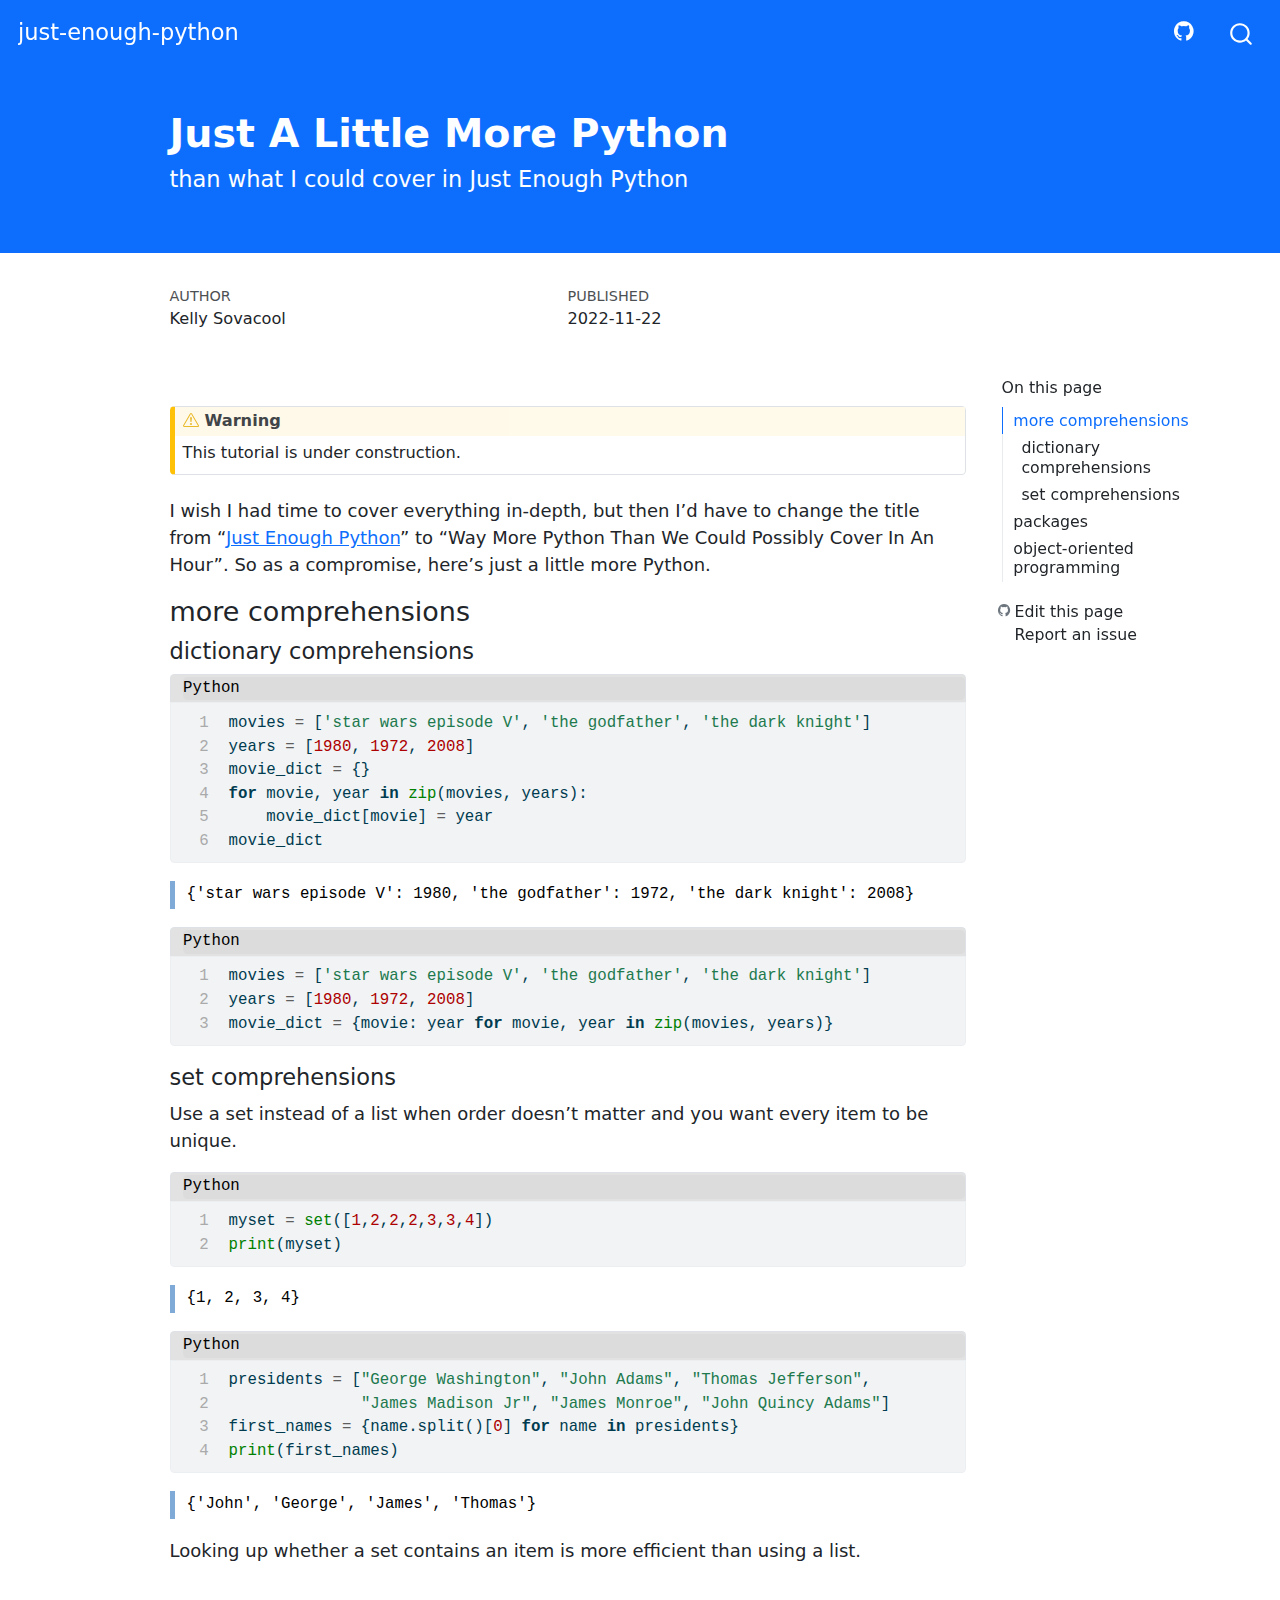
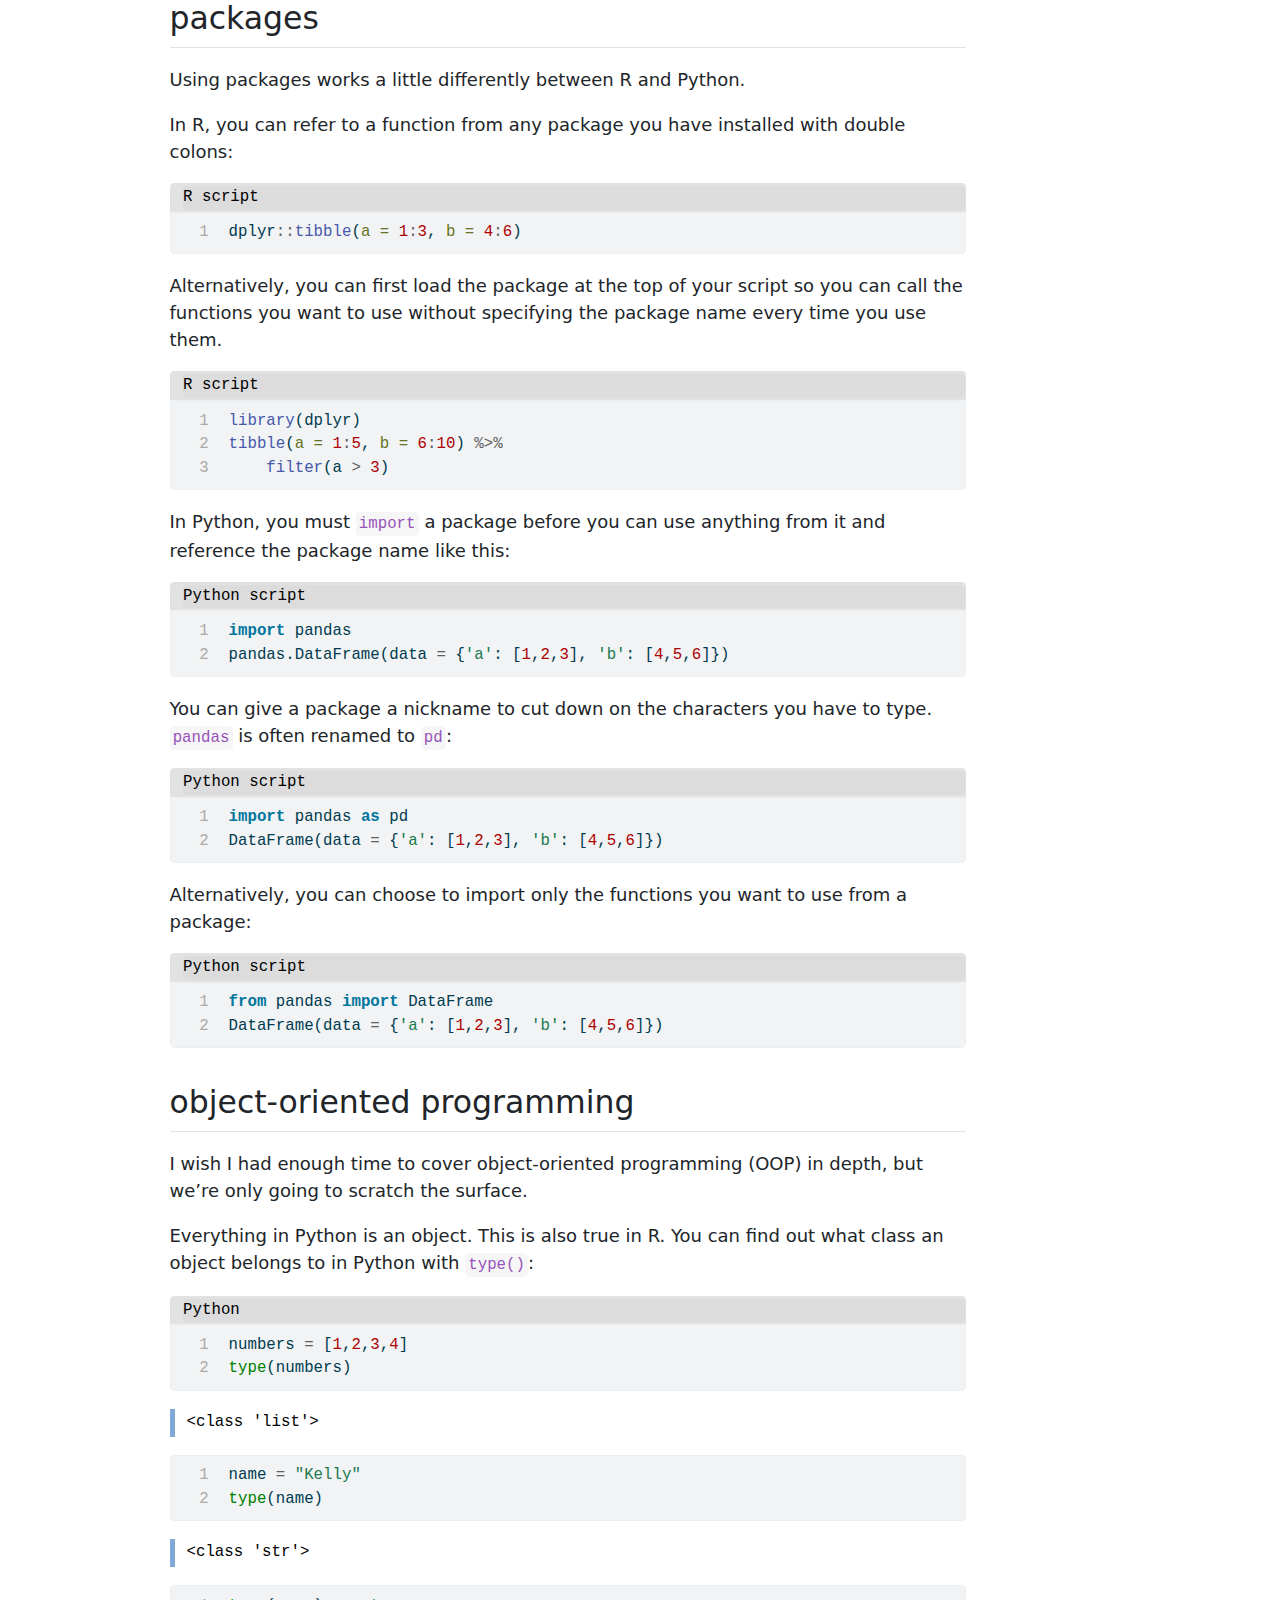
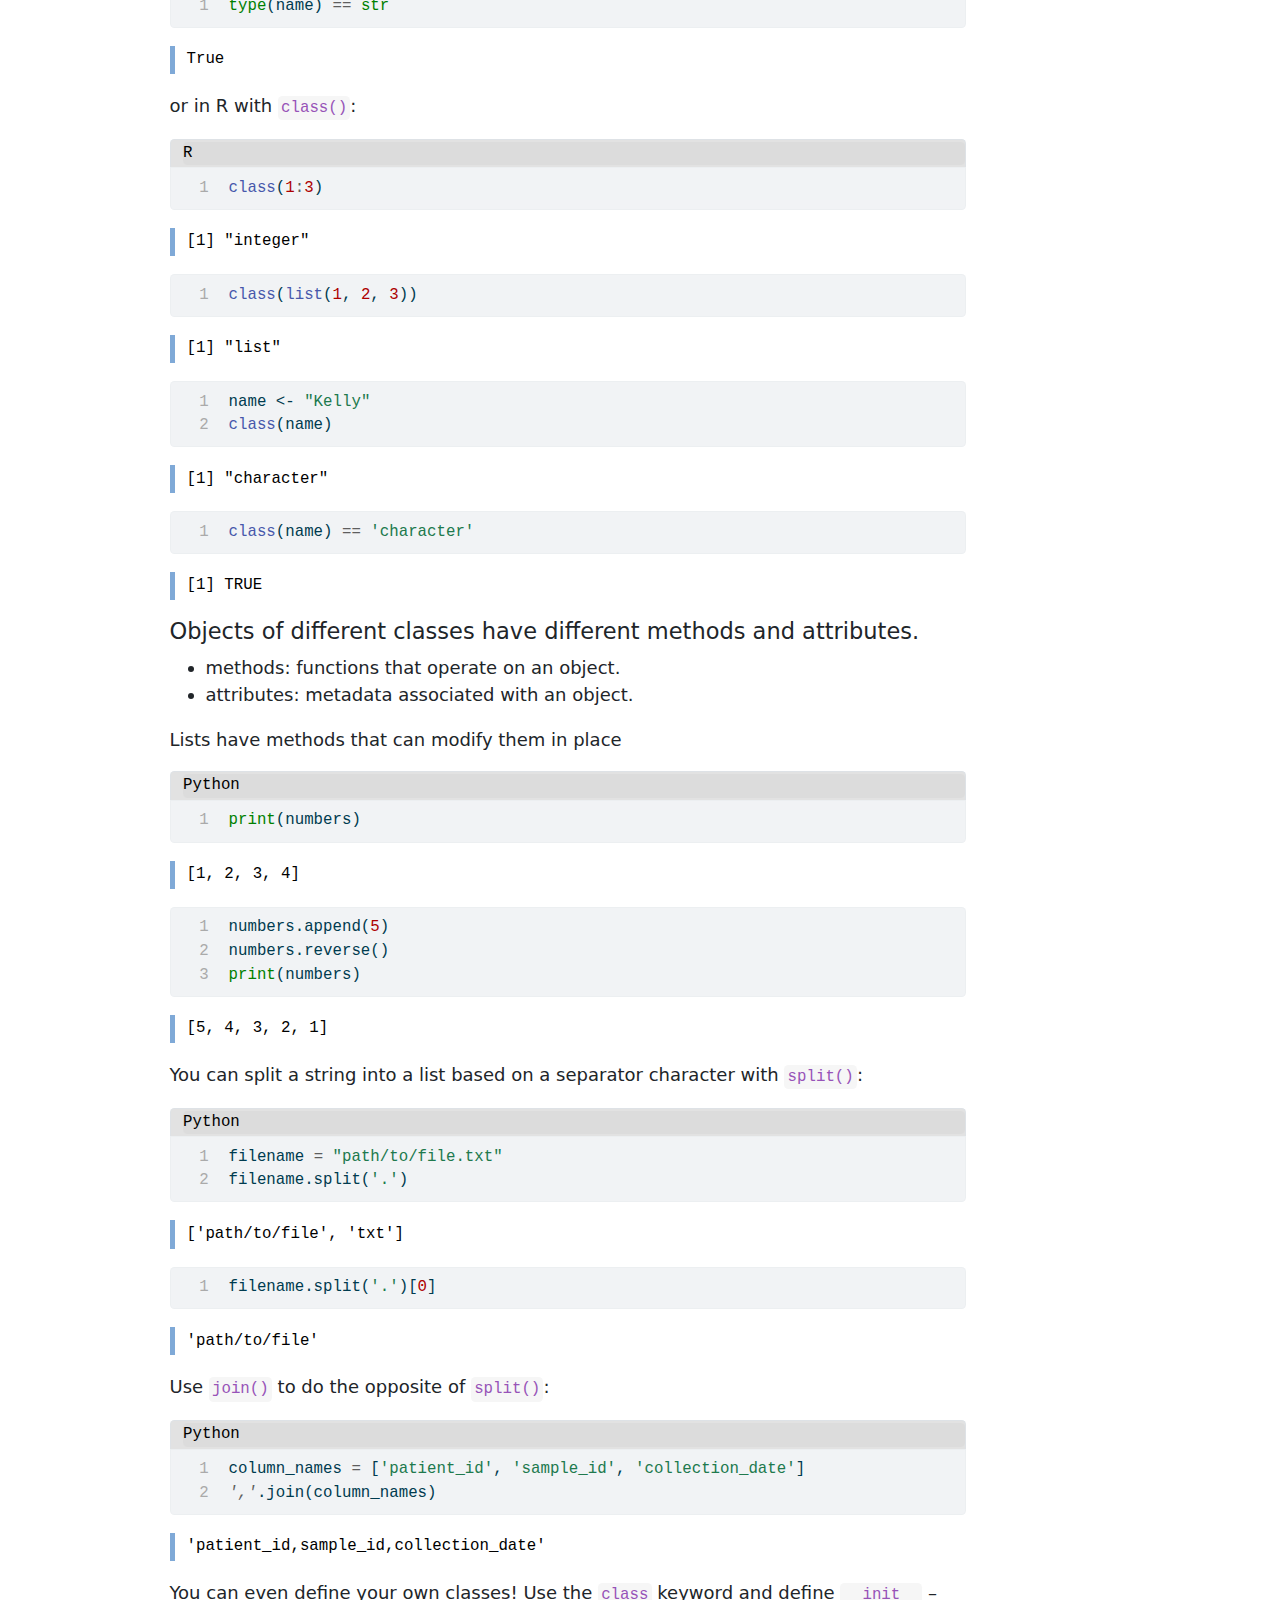
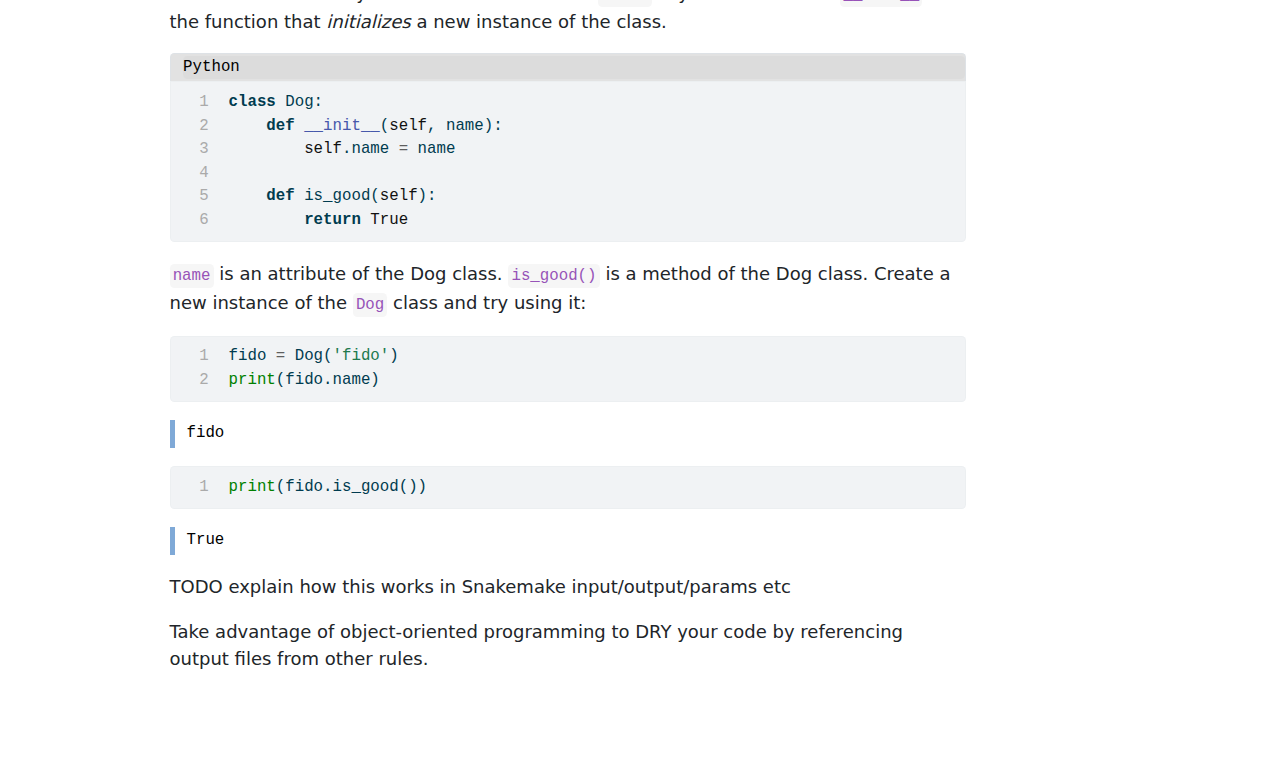
<file: docs/just-a-little-more-python.html>
<!DOCTYPE html>
<html xmlns="http://www.w3.org/1999/xhtml" lang="en" xml:lang="en"><head>
<meta http-equiv="Content-Type" content="text/html; charset=UTF-8">
<meta charset="utf-8">
<meta name="generator" content="quarto-1.2.269">
<meta name="viewport" content="width=device-width, initial-scale=1.0, user-scalable=yes">
<meta name="author" content="Kelly Sovacool">
<meta name="dcterms.date" content="2022-11-22">
<title>just-enough-python - Just A Little More Python</title>
<style>
code{white-space: pre-wrap;}
span.smallcaps{font-variant: small-caps;}
div.columns{display: flex; gap: min(4vw, 1.5em);}
div.column{flex: auto; overflow-x: auto;}
div.hanging-indent{margin-left: 1.5em; text-indent: -1.5em;}
ul.task-list{list-style: none;}
ul.task-list li input[type="checkbox"] {
  width: 0.8em;
  margin: 0 0.8em 0.2em -1.6em;
  vertical-align: middle;
}
pre > code.sourceCode { white-space: pre; position: relative; }
pre > code.sourceCode > span { display: inline-block; line-height: 1.25; }
pre > code.sourceCode > span:empty { height: 1.2em; }
.sourceCode { overflow: visible; }
code.sourceCode > span { color: inherit; text-decoration: inherit; }
div.sourceCode { margin: 1em 0; }
pre.sourceCode { margin: 0; }
@media screen {
div.sourceCode { overflow: auto; }
}
@media print {
pre > code.sourceCode { white-space: pre-wrap; }
pre > code.sourceCode > span { text-indent: -5em; padding-left: 5em; }
}
pre.numberSource code
  { counter-reset: source-line 0; }
pre.numberSource code > span
  { position: relative; left: -4em; counter-increment: source-line; }
pre.numberSource code > span > a:first-child::before
  { content: counter(source-line);
    position: relative; left: -1em; text-align: right; vertical-align: baseline;
    border: none; display: inline-block;
    -webkit-touch-callout: none; -webkit-user-select: none;
    -khtml-user-select: none; -moz-user-select: none;
    -ms-user-select: none; user-select: none;
    padding: 0 4px; width: 4em;
    color: #aaaaaa;
  }
pre.numberSource { margin-left: 3em; border-left: 1px solid #aaaaaa;  padding-left: 4px; }
div.sourceCode
  {   }
@media screen {
pre > code.sourceCode > span > a:first-child::before { text-decoration: underline; }
}
code span.al { color: #ff0000; font-weight: bold; } /* Alert */
code span.an { color: #60a0b0; font-weight: bold; font-style: italic; } /* Annotation */
code span.at { color: #7d9029; } /* Attribute */
code span.bn { color: #40a070; } /* BaseN */
code span.bu { color: #008000; } /* BuiltIn */
code span.cf { color: #007020; font-weight: bold; } /* ControlFlow */
code span.ch { color: #4070a0; } /* Char */
code span.cn { color: #880000; } /* Constant */
code span.co { color: #60a0b0; font-style: italic; } /* Comment */
code span.cv { color: #60a0b0; font-weight: bold; font-style: italic; } /* CommentVar */
code span.do { color: #ba2121; font-style: italic; } /* Documentation */
code span.dt { color: #902000; } /* DataType */
code span.dv { color: #40a070; } /* DecVal */
code span.er { color: #ff0000; font-weight: bold; } /* Error */
code span.ex { } /* Extension */
code span.fl { color: #40a070; } /* Float */
code span.fu { color: #06287e; } /* Function */
code span.im { color: #008000; font-weight: bold; } /* Import */
code span.in { color: #60a0b0; font-weight: bold; font-style: italic; } /* Information */
code span.kw { color: #007020; font-weight: bold; } /* Keyword */
code span.op { color: #666666; } /* Operator */
code span.ot { color: #007020; } /* Other */
code span.pp { color: #bc7a00; } /* Preprocessor */
code span.sc { color: #4070a0; } /* SpecialChar */
code span.ss { color: #bb6688; } /* SpecialString */
code span.st { color: #4070a0; } /* String */
code span.va { color: #19177c; } /* Variable */
code span.vs { color: #4070a0; } /* VerbatimString */
code span.wa { color: #60a0b0; font-weight: bold; font-style: italic; } /* Warning */
</style>

<script src="site_libs/quarto-nav/quarto-nav.js"></script>
<script src="site_libs/quarto-nav/headroom.min.js"></script>
<script src="site_libs/clipboard/clipboard.min.js"></script>
<script src="site_libs/quarto-search/autocomplete.umd.js"></script>
<script src="site_libs/quarto-search/fuse.min.js"></script>
<script src="site_libs/quarto-search/quarto-search.js"></script>
<meta name="quarto:offset" content="./">
<script src="site_libs/quarto-html/quarto.js"></script>
<script src="site_libs/quarto-html/popper.min.js"></script>
<script src="site_libs/quarto-html/tippy.umd.min.js"></script>
<script src="site_libs/quarto-html/anchor.min.js"></script>
<link href="site_libs/quarto-html/tippy.css" rel="stylesheet">
<link href="site_libs/quarto-html/quarto-syntax-highlighting.css" rel="stylesheet" id="quarto-text-highlighting-styles">
<script src="site_libs/bootstrap/bootstrap.min.js"></script>
<link href="site_libs/bootstrap/bootstrap-icons.css" rel="stylesheet">
<link href="site_libs/bootstrap/bootstrap.min.css" rel="stylesheet" id="quarto-bootstrap" data-mode="light"><script id="quarto-search-options" type="application/json">{
  "location": "navbar",
  "copy-button": false,
  "collapse-after": 3,
  "panel-placement": "end",
  "type": "overlay",
  "limit": 20,
  "language": {
    "search-no-results-text": "No results",
    "search-matching-documents-text": "matching documents",
    "search-copy-link-title": "Copy link to search",
    "search-hide-matches-text": "Hide additional matches",
    "search-more-match-text": "more match in this document",
    "search-more-matches-text": "more matches in this document",
    "search-clear-button-title": "Clear",
    "search-detached-cancel-button-title": "Cancel",
    "search-submit-button-title": "Submit"
  }
}</script><link rel="stylesheet" href="custom.css">
<meta property="og:title" content="just-enough-python - Just A Little More Python">
<meta property="og:description" content="than what I could cover in Just Enough Python">
<meta property="og:site-name" content="just-enough-python">
<meta name="twitter:title" content="just-enough-python - Just A Little More Python">
<meta name="twitter:description" content="than what I could cover in Just Enough Python">
<meta name="twitter:creator" content="@kelly_sovacool">
<meta name="twitter:card" content="summary">
</head>
<body class="nav-fixed">

<div id="quarto-search-results"></div>
  <header id="quarto-header" class="headroom fixed-top"><nav class="navbar navbar-expand-lg navbar-dark "><div class="navbar-container container-fluid">
      <div class="navbar-brand-container">
    <a class="navbar-brand" href="./index.html">
    <span class="navbar-title">just-enough-python</span>
    </a>
  </div>
          <button class="navbar-toggler" type="button" data-bs-toggle="collapse" data-bs-target="#navbarCollapse" aria-controls="navbarCollapse" aria-expanded="false" aria-label="Toggle navigation" onclick="if (window.quartoToggleHeadroom) { window.quartoToggleHeadroom(); }">
  <span class="navbar-toggler-icon"></span>
</button>
          <div class="collapse navbar-collapse" id="navbarCollapse">
            <ul class="navbar-nav navbar-nav-scroll ms-auto">
<li class="nav-item compact">
    <a class="nav-link" href="https://github.com/SchlossLab/just-enough-python/"><i class="bi bi-github" role="img">
</i> 
 <span class="menu-text"></span></a>
  </li>  
</ul>
<div id="quarto-search" class="" title="Search"></div>
          </div> <!-- /navcollapse -->
      </div> <!-- /container-fluid -->
    </nav></header><!-- content --><header id="title-block-header" class="quarto-title-block default page-columns page-full"><div class="quarto-title-banner page-columns page-full">
    <div class="quarto-title column-body">
      <h1 class="title">Just A Little More Python</h1>
            <p class="subtitle lead">than what I could cover in Just Enough Python</p>
                      </div>
  </div>
    
  
  <div class="quarto-title-meta">

      <div>
      <div class="quarto-title-meta-heading">Author</div>
      <div class="quarto-title-meta-contents">
               <p><a href="https://sovacool.dev">Kelly Sovacool</a> </p>
            </div>
    </div>
      
      <div>
      <div class="quarto-title-meta-heading">Published</div>
      <div class="quarto-title-meta-contents">
        <p class="date">2022-11-22</p>
      </div>
    </div>
    
      
    </div>
    
  
  </header><div id="quarto-content" class="quarto-container page-columns page-rows-contents page-layout-article page-navbar">
<!-- sidebar -->
<!-- margin-sidebar -->
    <div id="quarto-margin-sidebar" class="sidebar margin-sidebar">
        <nav id="TOC" role="doc-toc" class="toc-active"><h2 id="toc-title">On this page</h2>
   
  <ul>
<li>
<a href="#more-comprehensions" id="toc-more-comprehensions" class="nav-link active" data-scroll-target="#more-comprehensions">more comprehensions</a>
  <ul>
<li><a href="#dictionary-comprehensions" id="toc-dictionary-comprehensions" class="nav-link" data-scroll-target="#dictionary-comprehensions">dictionary comprehensions</a></li>
  <li><a href="#set-comprehensions" id="toc-set-comprehensions" class="nav-link" data-scroll-target="#set-comprehensions">set comprehensions</a></li>
  </ul>
</li>
  <li><a href="#packages" id="toc-packages" class="nav-link" data-scroll-target="#packages">packages</a></li>
  <li>
<a href="#object-oriented-programming" id="toc-object-oriented-programming" class="nav-link" data-scroll-target="#object-oriented-programming">object-oriented programming</a>
  <ul>
<li><a href="#objects-of-different-classes-have-different-methods-and-attributes." id="toc-objects-of-different-classes-have-different-methods-and-attributes." class="nav-link" data-scroll-target="#objects-of-different-classes-have-different-methods-and-attributes.">Objects of different classes have different methods and attributes.</a></li>
  </ul>
</li>
  </ul><div class="toc-actions"><div><i class="bi bi-github"></i></div><div class="action-links"><p><a href="https://github.com/SchlossLab/just-enough-python/edit/main/just-a-little-more-python.qmd" class="toc-action">Edit this page</a></p><p><a href="https://github.com/SchlossLab/just-enough-python/issues/new" class="toc-action">Report an issue</a></p></div></div></nav>
    </div>
<!-- main -->
<main class="content quarto-banner-title-block" id="quarto-document-content"><div class="callout-warning callout callout-style-default callout-captioned">
<div class="callout-header d-flex align-content-center">
<div class="callout-icon-container">
<i class="callout-icon"></i>
</div>
<div class="callout-caption-container flex-fill">
Warning
</div>
</div>
<div class="callout-body-container callout-body">
<p>This tutorial is under construction.</p>
</div>
</div>
<p>I wish I had time to cover everything in-depth, but then I’d have to change the title from “<a href="./index.html">Just Enough Python</a>” to “Way More Python Than We Could Possibly Cover In An Hour”. So as a compromise, here’s just a little more Python.</p>
<!--
# topics i wish i had time to cover 
## mutability
## iterables, iterators, generators
### range returns somehting like a generator. lazy evaluation.
## reading & writing files
## tupes, named tupes. for snakemake wildcards
## snakemake params - use lambda with wildcards & output args

TODO
-->
<section id="more-comprehensions" class="level3"><h3 class="anchored" data-anchor-id="more-comprehensions">more comprehensions</h3>
<section id="dictionary-comprehensions" class="level4"><h4 class="anchored" data-anchor-id="dictionary-comprehensions">dictionary comprehensions</h4>
<div class="cell">
<div class="code-with-filename">
<div class="code-with-filename-file">
<pre><strong>Python</strong></pre>
</div>
<div class="sourceCode cell-code" id="cb1"><pre class="sourceCode numberSource python number-lines code-with-copy"><code class="sourceCode python"><span id="cb1-1"><a href="#cb1-1"></a>movies <span class="op">=</span> [<span class="st">'star wars episode V'</span>, <span class="st">'the godfather'</span>, <span class="st">'the dark knight'</span>]</span>
<span id="cb1-2"><a href="#cb1-2"></a>years <span class="op">=</span> [<span class="dv">1980</span>, <span class="dv">1972</span>, <span class="dv">2008</span>]</span>
<span id="cb1-3"><a href="#cb1-3"></a>movie_dict <span class="op">=</span> {}</span>
<span id="cb1-4"><a href="#cb1-4"></a><span class="cf">for</span> movie, year <span class="kw">in</span> <span class="bu">zip</span>(movies, years):</span>
<span id="cb1-5"><a href="#cb1-5"></a>    movie_dict[movie] <span class="op">=</span> year</span>
<span id="cb1-6"><a href="#cb1-6"></a>movie_dict</span></code><button title="Copy to Clipboard" class="code-copy-button"><i class="bi"></i></button></pre></div>
</div>
<div class="cell-output cell-output-stdout">
<pre><code>{'star wars episode V': 1980, 'the godfather': 1972, 'the dark knight': 2008}</code></pre>
</div>
</div>
<div class="cell">
<div class="code-with-filename">
<div class="code-with-filename-file">
<pre><strong>Python</strong></pre>
</div>
<div class="sourceCode cell-code" id="cb3"><pre class="sourceCode numberSource python number-lines code-with-copy"><code class="sourceCode python"><span id="cb3-1"><a href="#cb3-1"></a>movies <span class="op">=</span> [<span class="st">'star wars episode V'</span>, <span class="st">'the godfather'</span>, <span class="st">'the dark knight'</span>]</span>
<span id="cb3-2"><a href="#cb3-2"></a>years <span class="op">=</span> [<span class="dv">1980</span>, <span class="dv">1972</span>, <span class="dv">2008</span>]</span>
<span id="cb3-3"><a href="#cb3-3"></a>movie_dict <span class="op">=</span> {movie: year <span class="cf">for</span> movie, year <span class="kw">in</span> <span class="bu">zip</span>(movies, years)}</span></code><button title="Copy to Clipboard" class="code-copy-button"><i class="bi"></i></button></pre></div>
</div>
</div>
</section><section id="set-comprehensions" class="level4"><h4 class="anchored" data-anchor-id="set-comprehensions">set comprehensions</h4>
<p>Use a set instead of a list when order doesn’t matter and you want every item to be unique.</p>
<div class="cell">
<div class="code-with-filename">
<div class="code-with-filename-file">
<pre><strong>Python</strong></pre>
</div>
<div class="sourceCode cell-code" id="cb4"><pre class="sourceCode numberSource python number-lines code-with-copy"><code class="sourceCode python"><span id="cb4-1"><a href="#cb4-1"></a>myset <span class="op">=</span> <span class="bu">set</span>([<span class="dv">1</span>,<span class="dv">2</span>,<span class="dv">2</span>,<span class="dv">2</span>,<span class="dv">3</span>,<span class="dv">3</span>,<span class="dv">4</span>])</span>
<span id="cb4-2"><a href="#cb4-2"></a><span class="bu">print</span>(myset)</span></code><button title="Copy to Clipboard" class="code-copy-button"><i class="bi"></i></button></pre></div>
</div>
<div class="cell-output cell-output-stdout">
<pre><code>{1, 2, 3, 4}</code></pre>
</div>
</div>
<div class="cell">
<div class="code-with-filename">
<div class="code-with-filename-file">
<pre><strong>Python</strong></pre>
</div>
<div class="sourceCode cell-code" id="cb6"><pre class="sourceCode numberSource python number-lines code-with-copy"><code class="sourceCode python"><span id="cb6-1"><a href="#cb6-1"></a>presidents <span class="op">=</span> [<span class="st">"George Washington"</span>, <span class="st">"John Adams"</span>, <span class="st">"Thomas Jefferson"</span>, </span>
<span id="cb6-2"><a href="#cb6-2"></a>              <span class="st">"James Madison Jr"</span>, <span class="st">"James Monroe"</span>, <span class="st">"John Quincy Adams"</span>]</span>
<span id="cb6-3"><a href="#cb6-3"></a>first_names <span class="op">=</span> {name.split()[<span class="dv">0</span>] <span class="cf">for</span> name <span class="kw">in</span> presidents}</span>
<span id="cb6-4"><a href="#cb6-4"></a><span class="bu">print</span>(first_names)</span></code><button title="Copy to Clipboard" class="code-copy-button"><i class="bi"></i></button></pre></div>
</div>
<div class="cell-output cell-output-stdout">
<pre><code>{'John', 'George', 'James', 'Thomas'}</code></pre>
</div>
</div>
<p>Looking up whether a set contains an item is more efficient than using a list.</p>
</section></section><section id="packages" class="level2"><h2 class="anchored" data-anchor-id="packages">packages</h2>
<p>Using packages works a little differently between R and Python.</p>
<p>In R, you can refer to a function from any package you have installed with double colons:</p>
<div class="cell">
<div class="code-with-filename">
<div class="code-with-filename-file">
<pre><strong>R script</strong></pre>
</div>
<div class="sourceCode cell-code" id="cb8"><pre class="sourceCode numberSource r number-lines code-with-copy"><code class="sourceCode r"><span id="cb8-1"><a href="#cb8-1"></a>dplyr<span class="sc">::</span><span class="fu">tibble</span>(<span class="at">a =</span> <span class="dv">1</span><span class="sc">:</span><span class="dv">3</span>, <span class="at">b =</span> <span class="dv">4</span><span class="sc">:</span><span class="dv">6</span>)</span></code><button title="Copy to Clipboard" class="code-copy-button"><i class="bi"></i></button></pre></div>
</div>
</div>
<p>Alternatively, you can first load the package at the top of your script so you can call the functions you want to use without specifying the package name every time you use them.</p>
<div class="cell">
<div class="code-with-filename">
<div class="code-with-filename-file">
<pre><strong>R script</strong></pre>
</div>
<div class="sourceCode cell-code" id="cb9"><pre class="sourceCode numberSource r number-lines code-with-copy"><code class="sourceCode r"><span id="cb9-1"><a href="#cb9-1"></a><span class="fu">library</span>(dplyr)</span>
<span id="cb9-2"><a href="#cb9-2"></a><span class="fu">tibble</span>(<span class="at">a =</span> <span class="dv">1</span><span class="sc">:</span><span class="dv">5</span>, <span class="at">b =</span> <span class="dv">6</span><span class="sc">:</span><span class="dv">10</span>) <span class="sc">%&gt;%</span></span>
<span id="cb9-3"><a href="#cb9-3"></a>    <span class="fu">filter</span>(a <span class="sc">&gt;</span> <span class="dv">3</span>)</span></code><button title="Copy to Clipboard" class="code-copy-button"><i class="bi"></i></button></pre></div>
</div>
</div>
<p>In Python, you must <code>import</code> a package before you can use anything from it and reference the package name like this:</p>
<div class="cell">
<div class="code-with-filename">
<div class="code-with-filename-file">
<pre><strong>Python script</strong></pre>
</div>
<div class="sourceCode cell-code" id="cb10"><pre class="sourceCode numberSource python number-lines code-with-copy"><code class="sourceCode python"><span id="cb10-1"><a href="#cb10-1"></a><span class="im">import</span> pandas</span>
<span id="cb10-2"><a href="#cb10-2"></a>pandas.DataFrame(data <span class="op">=</span> {<span class="st">'a'</span>: [<span class="dv">1</span>,<span class="dv">2</span>,<span class="dv">3</span>], <span class="st">'b'</span>: [<span class="dv">4</span>,<span class="dv">5</span>,<span class="dv">6</span>]})</span></code><button title="Copy to Clipboard" class="code-copy-button"><i class="bi"></i></button></pre></div>
</div>
</div>
<p>You can give a package a nickname to cut down on the characters you have to type. <code>pandas</code> is often renamed to <code>pd</code>:</p>
<div class="cell">
<div class="code-with-filename">
<div class="code-with-filename-file">
<pre><strong>Python script</strong></pre>
</div>
<div class="sourceCode cell-code" id="cb11"><pre class="sourceCode numberSource python number-lines code-with-copy"><code class="sourceCode python"><span id="cb11-1"><a href="#cb11-1"></a><span class="im">import</span> pandas <span class="im">as</span> pd</span>
<span id="cb11-2"><a href="#cb11-2"></a>DataFrame(data <span class="op">=</span> {<span class="st">'a'</span>: [<span class="dv">1</span>,<span class="dv">2</span>,<span class="dv">3</span>], <span class="st">'b'</span>: [<span class="dv">4</span>,<span class="dv">5</span>,<span class="dv">6</span>]})</span></code><button title="Copy to Clipboard" class="code-copy-button"><i class="bi"></i></button></pre></div>
</div>
</div>
<p>Alternatively, you can choose to import only the functions you want to use from a package:</p>
<div class="cell">
<div class="code-with-filename">
<div class="code-with-filename-file">
<pre><strong>Python script</strong></pre>
</div>
<div class="sourceCode cell-code" id="cb12"><pre class="sourceCode numberSource python number-lines code-with-copy"><code class="sourceCode python"><span id="cb12-1"><a href="#cb12-1"></a><span class="im">from</span> pandas <span class="im">import</span> DataFrame</span>
<span id="cb12-2"><a href="#cb12-2"></a>DataFrame(data <span class="op">=</span> {<span class="st">'a'</span>: [<span class="dv">1</span>,<span class="dv">2</span>,<span class="dv">3</span>], <span class="st">'b'</span>: [<span class="dv">4</span>,<span class="dv">5</span>,<span class="dv">6</span>]})</span></code><button title="Copy to Clipboard" class="code-copy-button"><i class="bi"></i></button></pre></div>
</div>
</div>
</section><section id="object-oriented-programming" class="level2"><h2 class="anchored" data-anchor-id="object-oriented-programming">object-oriented programming</h2>
<p>I wish I had enough time to cover object-oriented programming (OOP) in depth, but we’re only going to scratch the surface.</p>
<p>Everything in Python is an object. This is also true in R. You can find out what class an object belongs to in Python with <code>type()</code>:</p>
<div class="cell">
<div class="code-with-filename">
<div class="code-with-filename-file">
<pre><strong>Python</strong></pre>
</div>
<div class="sourceCode cell-code" id="cb13"><pre class="sourceCode numberSource python number-lines code-with-copy"><code class="sourceCode python"><span id="cb13-1"><a href="#cb13-1"></a>numbers <span class="op">=</span> [<span class="dv">1</span>,<span class="dv">2</span>,<span class="dv">3</span>,<span class="dv">4</span>]</span>
<span id="cb13-2"><a href="#cb13-2"></a><span class="bu">type</span>(numbers)</span></code><button title="Copy to Clipboard" class="code-copy-button"><i class="bi"></i></button></pre></div>
</div>
<div class="cell-output cell-output-stdout">
<pre><code>&lt;class 'list'&gt;</code></pre>
</div>
<div class="sourceCode cell-code" id="cb15"><pre class="sourceCode numberSource python number-lines code-with-copy"><code class="sourceCode python"><span id="cb15-1"><a href="#cb15-1"></a>name <span class="op">=</span> <span class="st">"Kelly"</span></span>
<span id="cb15-2"><a href="#cb15-2"></a><span class="bu">type</span>(name)</span></code><button title="Copy to Clipboard" class="code-copy-button"><i class="bi"></i></button></pre></div>
<div class="cell-output cell-output-stdout">
<pre><code>&lt;class 'str'&gt;</code></pre>
</div>
<div class="sourceCode cell-code" id="cb17"><pre class="sourceCode numberSource python number-lines code-with-copy"><code class="sourceCode python"><span id="cb17-1"><a href="#cb17-1"></a><span class="bu">type</span>(name) <span class="op">==</span> <span class="bu">str</span></span></code><button title="Copy to Clipboard" class="code-copy-button"><i class="bi"></i></button></pre></div>
<div class="cell-output cell-output-stdout">
<pre><code>True</code></pre>
</div>
</div>
<p>or in R with <code><a href="https://rdrr.io/r/base/class.html">class()</a></code>:</p>
<div class="cell">
<div class="code-with-filename">
<div class="code-with-filename-file">
<pre><strong>R</strong></pre>
</div>
<div class="sourceCode cell-code" id="cb19"><pre class="sourceCode numberSource r number-lines code-with-copy"><code class="sourceCode r"><span id="cb19-1"><a href="#cb19-1"></a><span class="fu">class</span>(<span class="dv">1</span><span class="sc">:</span><span class="dv">3</span>)</span></code><button title="Copy to Clipboard" class="code-copy-button"><i class="bi"></i></button></pre></div>
</div>
<div class="cell-output cell-output-stdout">
<pre><code>[1] "integer"</code></pre>
</div>
<div class="sourceCode cell-code" id="cb21"><pre class="sourceCode numberSource r number-lines code-with-copy"><code class="sourceCode r"><span id="cb21-1"><a href="#cb21-1"></a><span class="fu">class</span>(<span class="fu">list</span>(<span class="dv">1</span>, <span class="dv">2</span>, <span class="dv">3</span>))</span></code><button title="Copy to Clipboard" class="code-copy-button"><i class="bi"></i></button></pre></div>
<div class="cell-output cell-output-stdout">
<pre><code>[1] "list"</code></pre>
</div>
<div class="sourceCode cell-code" id="cb23"><pre class="sourceCode numberSource r number-lines code-with-copy"><code class="sourceCode r"><span id="cb23-1"><a href="#cb23-1"></a>name <span class="ot">&lt;-</span> <span class="st">"Kelly"</span></span>
<span id="cb23-2"><a href="#cb23-2"></a><span class="fu">class</span>(name)</span></code><button title="Copy to Clipboard" class="code-copy-button"><i class="bi"></i></button></pre></div>
<div class="cell-output cell-output-stdout">
<pre><code>[1] "character"</code></pre>
</div>
<div class="sourceCode cell-code" id="cb25"><pre class="sourceCode numberSource r number-lines code-with-copy"><code class="sourceCode r"><span id="cb25-1"><a href="#cb25-1"></a><span class="fu">class</span>(name) <span class="sc">==</span> <span class="st">'character'</span></span></code><button title="Copy to Clipboard" class="code-copy-button"><i class="bi"></i></button></pre></div>
<div class="cell-output cell-output-stdout">
<pre><code>[1] TRUE</code></pre>
</div>
</div>
<section id="objects-of-different-classes-have-different-methods-and-attributes." class="level4"><h4 class="anchored" data-anchor-id="objects-of-different-classes-have-different-methods-and-attributes.">Objects of different classes have different methods and attributes.</h4>
<ul>
<li>methods: functions that operate on an object.</li>
<li>attributes: metadata associated with an object.</li>
</ul>
<p>Lists have methods that can modify them in place</p>
<div class="cell">
<div class="code-with-filename">
<div class="code-with-filename-file">
<pre><strong>Python</strong></pre>
</div>
<div class="sourceCode cell-code" id="cb27"><pre class="sourceCode numberSource python number-lines code-with-copy"><code class="sourceCode python"><span id="cb27-1"><a href="#cb27-1"></a><span class="bu">print</span>(numbers)</span></code><button title="Copy to Clipboard" class="code-copy-button"><i class="bi"></i></button></pre></div>
</div>
<div class="cell-output cell-output-stdout">
<pre><code>[1, 2, 3, 4]</code></pre>
</div>
<div class="sourceCode cell-code" id="cb29"><pre class="sourceCode numberSource python number-lines code-with-copy"><code class="sourceCode python"><span id="cb29-1"><a href="#cb29-1"></a>numbers.append(<span class="dv">5</span>)</span>
<span id="cb29-2"><a href="#cb29-2"></a>numbers.reverse()</span>
<span id="cb29-3"><a href="#cb29-3"></a><span class="bu">print</span>(numbers)</span></code><button title="Copy to Clipboard" class="code-copy-button"><i class="bi"></i></button></pre></div>
<div class="cell-output cell-output-stdout">
<pre><code>[5, 4, 3, 2, 1]</code></pre>
</div>
</div>
<p>You can split a string into a list based on a separator character with <code><a href="https://rdrr.io/r/base/split.html">split()</a></code>:</p>
<div class="cell">
<div class="code-with-filename">
<div class="code-with-filename-file">
<pre><strong>Python</strong></pre>
</div>
<div class="sourceCode cell-code" id="cb31"><pre class="sourceCode numberSource python number-lines code-with-copy"><code class="sourceCode python"><span id="cb31-1"><a href="#cb31-1"></a>filename <span class="op">=</span> <span class="st">"path/to/file.txt"</span></span>
<span id="cb31-2"><a href="#cb31-2"></a>filename.split(<span class="st">'.'</span>)</span></code><button title="Copy to Clipboard" class="code-copy-button"><i class="bi"></i></button></pre></div>
</div>
<div class="cell-output cell-output-stdout">
<pre><code>['path/to/file', 'txt']</code></pre>
</div>
<div class="sourceCode cell-code" id="cb33"><pre class="sourceCode numberSource python number-lines code-with-copy"><code class="sourceCode python"><span id="cb33-1"><a href="#cb33-1"></a>filename.split(<span class="st">'.'</span>)[<span class="dv">0</span>]</span></code><button title="Copy to Clipboard" class="code-copy-button"><i class="bi"></i></button></pre></div>
<div class="cell-output cell-output-stdout">
<pre><code>'path/to/file'</code></pre>
</div>
</div>
<p>Use <code>join()</code> to do the opposite of <code><a href="https://rdrr.io/r/base/split.html">split()</a></code>:</p>
<div class="cell">
<div class="code-with-filename">
<div class="code-with-filename-file">
<pre><strong>Python</strong></pre>
</div>
<div class="sourceCode cell-code" id="cb35"><pre class="sourceCode numberSource python number-lines code-with-copy"><code class="sourceCode python"><span id="cb35-1"><a href="#cb35-1"></a>column_names <span class="op">=</span> [<span class="st">'patient_id'</span>, <span class="st">'sample_id'</span>, <span class="st">'collection_date'</span>]</span>
<span id="cb35-2"><a href="#cb35-2"></a><span class="co">','</span>.join(column_names)</span></code><button title="Copy to Clipboard" class="code-copy-button"><i class="bi"></i></button></pre></div>
</div>
<div class="cell-output cell-output-stdout">
<pre><code>'patient_id,sample_id,collection_date'</code></pre>
</div>
</div>
<p>You can even define your own classes! Use the <code>class</code> keyword and define <code>__init__</code> – the function that <em>initializes</em> a new instance of the class.</p>
<div class="cell">
<div class="code-with-filename">
<div class="code-with-filename-file">
<pre><strong>Python</strong></pre>
</div>
<div class="sourceCode cell-code" id="cb37"><pre class="sourceCode numberSource python number-lines code-with-copy"><code class="sourceCode python"><span id="cb37-1"><a href="#cb37-1"></a><span class="kw">class</span> Dog:</span>
<span id="cb37-2"><a href="#cb37-2"></a>    <span class="kw">def</span> <span class="fu">__init__</span>(<span class="va">self</span>, name):</span>
<span id="cb37-3"><a href="#cb37-3"></a>        <span class="va">self</span>.name <span class="op">=</span> name</span>
<span id="cb37-4"><a href="#cb37-4"></a></span>
<span id="cb37-5"><a href="#cb37-5"></a>    <span class="kw">def</span> is_good(<span class="va">self</span>):</span>
<span id="cb37-6"><a href="#cb37-6"></a>        <span class="cf">return</span> <span class="va">True</span></span></code><button title="Copy to Clipboard" class="code-copy-button"><i class="bi"></i></button></pre></div>
</div>
</div>
<p><code>name</code> is an attribute of the Dog class. <code>is_good()</code> is a method of the Dog class. Create a new instance of the <code>Dog</code> class and try using it:</p>
<div class="cell">
<div class="sourceCode cell-code" id="cb38"><pre class="sourceCode numberSource python number-lines code-with-copy"><code class="sourceCode python"><span id="cb38-1"><a href="#cb38-1"></a>fido <span class="op">=</span> Dog(<span class="st">'fido'</span>)</span>
<span id="cb38-2"><a href="#cb38-2"></a><span class="bu">print</span>(fido.name)</span></code><button title="Copy to Clipboard" class="code-copy-button"><i class="bi"></i></button></pre></div>
<div class="cell-output cell-output-stdout">
<pre><code>fido</code></pre>
</div>
<div class="sourceCode cell-code" id="cb40"><pre class="sourceCode numberSource python number-lines code-with-copy"><code class="sourceCode python"><span id="cb40-1"><a href="#cb40-1"></a><span class="bu">print</span>(fido.is_good())</span></code><button title="Copy to Clipboard" class="code-copy-button"><i class="bi"></i></button></pre></div>
<div class="cell-output cell-output-stdout">
<pre><code>True</code></pre>
</div>
</div>
<p>TODO explain how this works in Snakemake input/output/params etc</p>
<p>Take advantage of object-oriented programming to DRY your code by referencing output files from other rules.</p>
<!--
## reading & writing files

TODO
-->


</section></section></main><!-- /main --><script id="quarto-html-after-body" type="application/javascript">
window.document.addEventListener("DOMContentLoaded", function (event) {
  const toggleBodyColorMode = (bsSheetEl) => {
    const mode = bsSheetEl.getAttribute("data-mode");
    const bodyEl = window.document.querySelector("body");
    if (mode === "dark") {
      bodyEl.classList.add("quarto-dark");
      bodyEl.classList.remove("quarto-light");
    } else {
      bodyEl.classList.add("quarto-light");
      bodyEl.classList.remove("quarto-dark");
    }
  }
  const toggleBodyColorPrimary = () => {
    const bsSheetEl = window.document.querySelector("link#quarto-bootstrap");
    if (bsSheetEl) {
      toggleBodyColorMode(bsSheetEl);
    }
  }
  toggleBodyColorPrimary();  
  const icon = "";
  const anchorJS = new window.AnchorJS();
  anchorJS.options = {
    placement: 'right',
    icon: icon
  };
  anchorJS.add('.anchored');
  const clipboard = new window.ClipboardJS('.code-copy-button', {
    target: function(trigger) {
      return trigger.previousElementSibling;
    }
  });
  clipboard.on('success', function(e) {
    // button target
    const button = e.trigger;
    // don't keep focus
    button.blur();
    // flash "checked"
    button.classList.add('code-copy-button-checked');
    var currentTitle = button.getAttribute("title");
    button.setAttribute("title", "Copied!");
    let tooltip;
    if (window.bootstrap) {
      button.setAttribute("data-bs-toggle", "tooltip");
      button.setAttribute("data-bs-placement", "left");
      button.setAttribute("data-bs-title", "Copied!");
      tooltip = new bootstrap.Tooltip(button, 
        { trigger: "manual", 
          customClass: "code-copy-button-tooltip",
          offset: [0, -8]});
      tooltip.show();    
    }
    setTimeout(function() {
      if (tooltip) {
        tooltip.hide();
        button.removeAttribute("data-bs-title");
        button.removeAttribute("data-bs-toggle");
        button.removeAttribute("data-bs-placement");
      }
      button.setAttribute("title", currentTitle);
      button.classList.remove('code-copy-button-checked');
    }, 1000);
    // clear code selection
    e.clearSelection();
  });
  function tippyHover(el, contentFn) {
    const config = {
      allowHTML: true,
      content: contentFn,
      maxWidth: 500,
      delay: 100,
      arrow: false,
      appendTo: function(el) {
          return el.parentElement;
      },
      interactive: true,
      interactiveBorder: 10,
      theme: 'quarto',
      placement: 'bottom-start'
    };
    window.tippy(el, config); 
  }
  const noterefs = window.document.querySelectorAll('a[role="doc-noteref"]');
  for (var i=0; i<noterefs.length; i++) {
    const ref = noterefs[i];
    tippyHover(ref, function() {
      // use id or data attribute instead here
      let href = ref.getAttribute('data-footnote-href') || ref.getAttribute('href');
      try { href = new URL(href).hash; } catch {}
      const id = href.replace(/^#\/?/, "");
      const note = window.document.getElementById(id);
      return note.innerHTML;
    });
  }
  const findCites = (el) => {
    const parentEl = el.parentElement;
    if (parentEl) {
      const cites = parentEl.dataset.cites;
      if (cites) {
        return {
          el,
          cites: cites.split(' ')
        };
      } else {
        return findCites(el.parentElement)
      }
    } else {
      return undefined;
    }
  };
  var bibliorefs = window.document.querySelectorAll('a[role="doc-biblioref"]');
  for (var i=0; i<bibliorefs.length; i++) {
    const ref = bibliorefs[i];
    const citeInfo = findCites(ref);
    if (citeInfo) {
      tippyHover(citeInfo.el, function() {
        var popup = window.document.createElement('div');
        citeInfo.cites.forEach(function(cite) {
          var citeDiv = window.document.createElement('div');
          citeDiv.classList.add('hanging-indent');
          citeDiv.classList.add('csl-entry');
          var biblioDiv = window.document.getElementById('ref-' + cite);
          if (biblioDiv) {
            citeDiv.innerHTML = biblioDiv.innerHTML;
          }
          popup.appendChild(citeDiv);
        });
        return popup.innerHTML;
      });
    }
  }
});
</script>
</div> <!-- /content -->



</body></html>
</file>
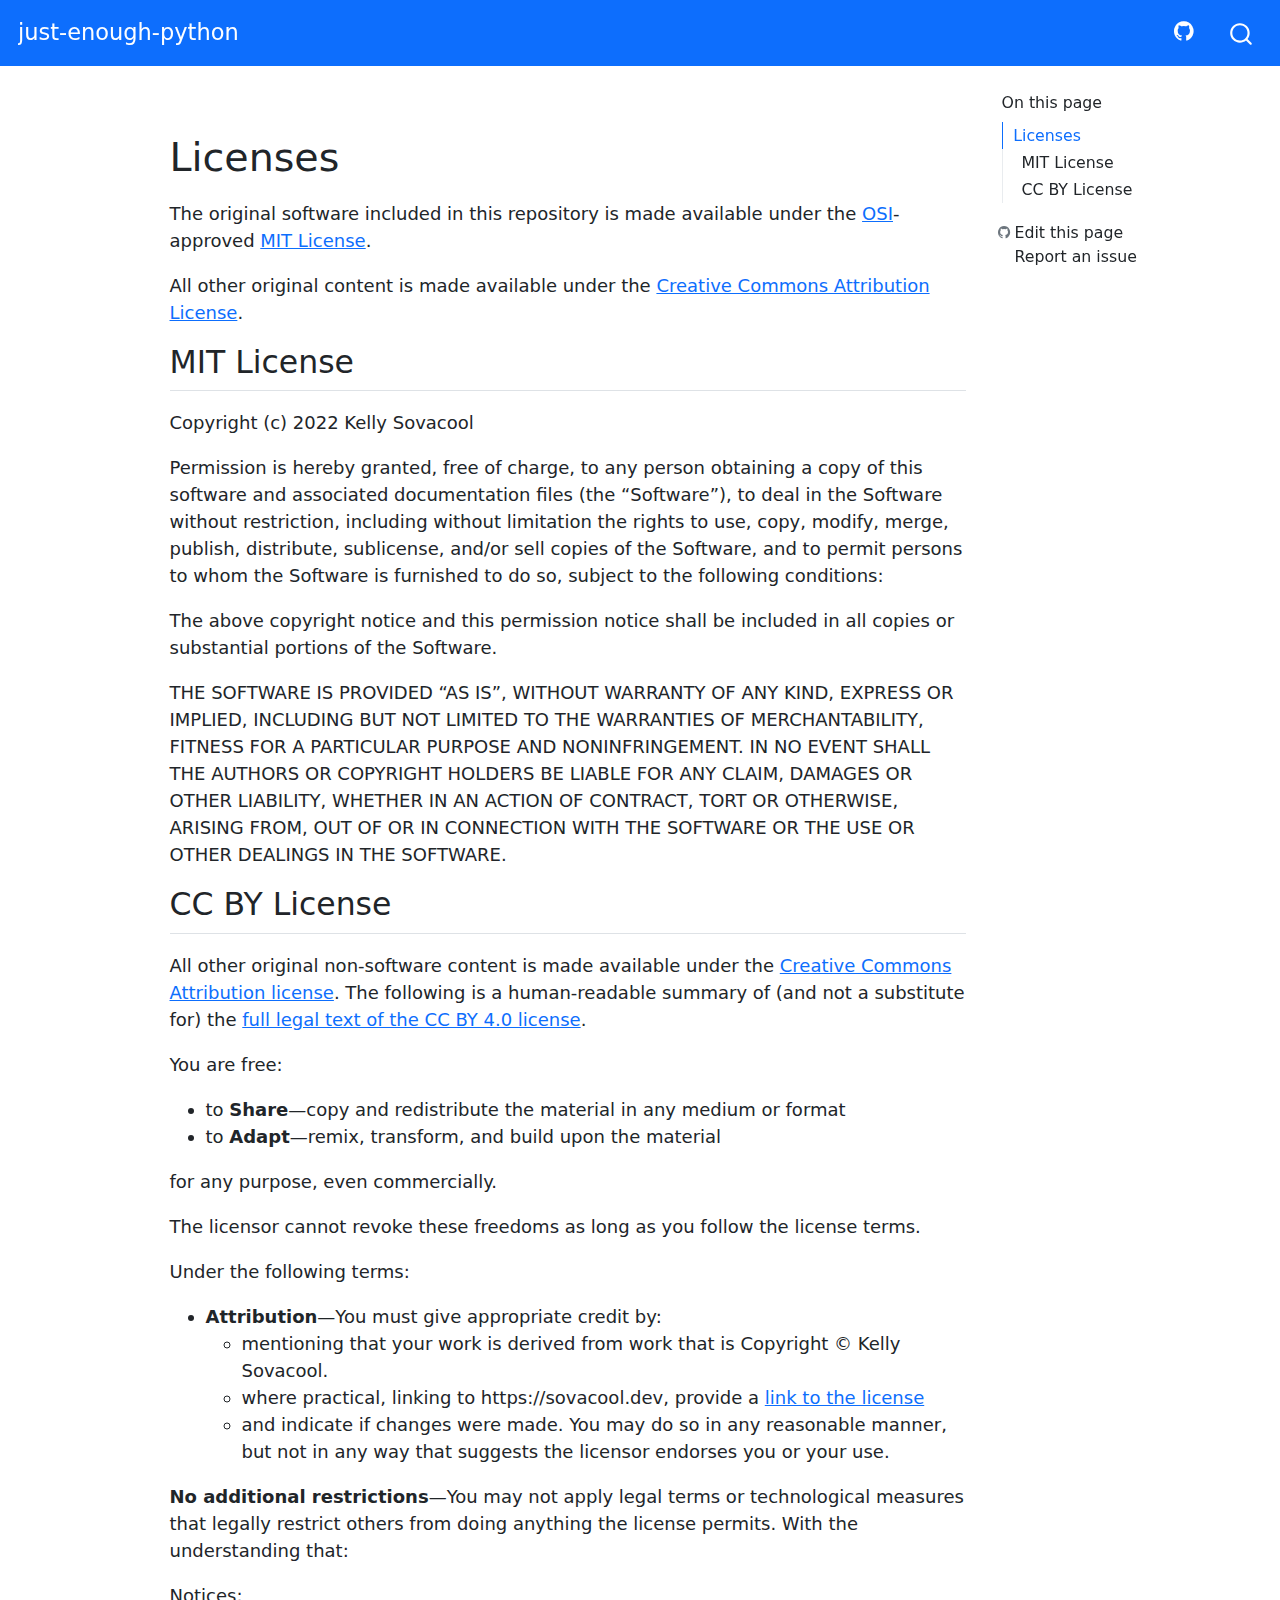
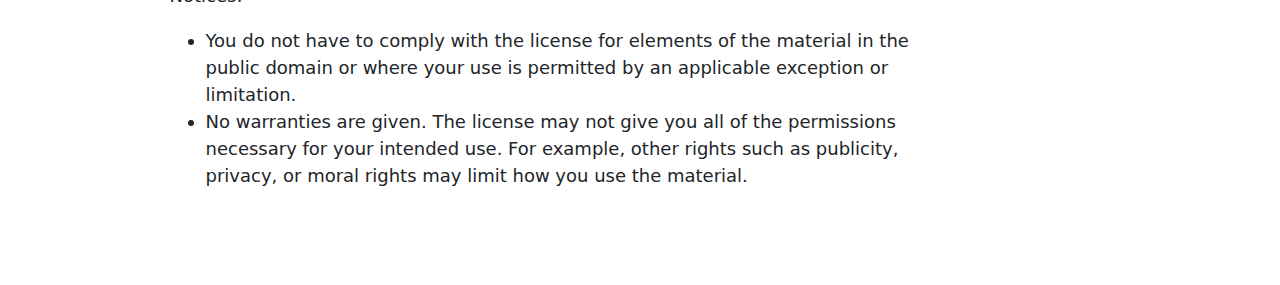
<file: docs/LICENSE.html>
<!DOCTYPE html>
<html xmlns="http://www.w3.org/1999/xhtml" lang="en" xml:lang="en"><head>

<meta charset="utf-8">
<meta name="generator" content="quarto-1.2.269">

<meta name="viewport" content="width=device-width, initial-scale=1.0, user-scalable=yes">

<meta name="author" content="Kelly Sovacool">

<title>just-enough-python – license</title>
<style>
code{white-space: pre-wrap;}
span.smallcaps{font-variant: small-caps;}
div.columns{display: flex; gap: min(4vw, 1.5em);}
div.column{flex: auto; overflow-x: auto;}
div.hanging-indent{margin-left: 1.5em; text-indent: -1.5em;}
ul.task-list{list-style: none;}
ul.task-list li input[type="checkbox"] {
  width: 0.8em;
  margin: 0 0.8em 0.2em -1.6em;
  vertical-align: middle;
}
</style>


<script src="site_libs/quarto-nav/quarto-nav.js"></script>
<script src="site_libs/quarto-nav/headroom.min.js"></script>
<script src="site_libs/clipboard/clipboard.min.js"></script>
<script src="site_libs/quarto-search/autocomplete.umd.js"></script>
<script src="site_libs/quarto-search/fuse.min.js"></script>
<script src="site_libs/quarto-search/quarto-search.js"></script>
<meta name="quarto:offset" content="./">
<script src="site_libs/quarto-html/quarto.js"></script>
<script src="site_libs/quarto-html/popper.min.js"></script>
<script src="site_libs/quarto-html/tippy.umd.min.js"></script>
<script src="site_libs/quarto-html/anchor.min.js"></script>
<link href="site_libs/quarto-html/tippy.css" rel="stylesheet">
<link href="site_libs/quarto-html/quarto-syntax-highlighting.css" rel="stylesheet" id="quarto-text-highlighting-styles">
<script src="site_libs/bootstrap/bootstrap.min.js"></script>
<link href="site_libs/bootstrap/bootstrap-icons.css" rel="stylesheet">
<link href="site_libs/bootstrap/bootstrap.min.css" rel="stylesheet" id="quarto-bootstrap" data-mode="light">
<script id="quarto-search-options" type="application/json">{
  "location": "navbar",
  "copy-button": false,
  "collapse-after": 3,
  "panel-placement": "end",
  "type": "overlay",
  "limit": 20,
  "language": {
    "search-no-results-text": "No results",
    "search-matching-documents-text": "matching documents",
    "search-copy-link-title": "Copy link to search",
    "search-hide-matches-text": "Hide additional matches",
    "search-more-match-text": "more match in this document",
    "search-more-matches-text": "more matches in this document",
    "search-clear-button-title": "Clear",
    "search-detached-cancel-button-title": "Cancel",
    "search-submit-button-title": "Submit"
  }
}</script>


<link rel="stylesheet" href="custom.css">
</head>

<body class="nav-fixed">

<div id="quarto-search-results"></div>
  <header id="quarto-header" class="headroom fixed-top">
    <nav class="navbar navbar-expand-lg navbar-dark ">
      <div class="navbar-container container-fluid">
      <div class="navbar-brand-container">
    <a class="navbar-brand" href="./index.html">
    <span class="navbar-title">just-enough-python</span>
    </a>
  </div>
          <button class="navbar-toggler" type="button" data-bs-toggle="collapse" data-bs-target="#navbarCollapse" aria-controls="navbarCollapse" aria-expanded="false" aria-label="Toggle navigation" onclick="if (window.quartoToggleHeadroom) { window.quartoToggleHeadroom(); }">
  <span class="navbar-toggler-icon"></span>
</button>
          <div class="collapse navbar-collapse" id="navbarCollapse">
            <ul class="navbar-nav navbar-nav-scroll ms-auto">
  <li class="nav-item compact">
    <a class="nav-link" href="https://github.com/SchlossLab/just-enough-python/"><i class="bi bi-github" role="img">
</i> 
 <span class="menu-text"></span></a>
  </li>  
</ul>
              <div id="quarto-search" class="" title="Search"></div>
          </div> <!-- /navcollapse -->
      </div> <!-- /container-fluid -->
    </nav>
</header>
<!-- content -->
<div id="quarto-content" class="quarto-container page-columns page-rows-contents page-layout-article page-navbar">
<!-- sidebar -->
<!-- margin-sidebar -->
    <div id="quarto-margin-sidebar" class="sidebar margin-sidebar">
        <nav id="TOC" role="doc-toc" class="toc-active">
    <h2 id="toc-title">On this page</h2>
   
  <ul>
  <li><a href="#licenses" id="toc-licenses" class="nav-link active" data-scroll-target="#licenses">Licenses</a>
  <ul>
  <li><a href="#mit-license" id="toc-mit-license" class="nav-link" data-scroll-target="#mit-license">MIT License</a></li>
  <li><a href="#cc-by-license" id="toc-cc-by-license" class="nav-link" data-scroll-target="#cc-by-license">CC BY License</a></li>
  </ul></li>
  </ul>
<div class="toc-actions"><div><i class="bi bi-github"></i></div><div class="action-links"><p><a href="https://github.com/SchlossLab/just-enough-python/edit/main/LICENSE.md" class="toc-action">Edit this page</a></p><p><a href="https://github.com/SchlossLab/just-enough-python/issues/new" class="toc-action">Report an issue</a></p></div></div></nav>
    </div>
<!-- main -->
<main class="content quarto-banner-title-block" id="quarto-document-content">



<section id="licenses" class="level1">
<h1>Licenses</h1>
<p>The original software included in this repository is made available under the <a href="https://opensource.org">OSI</a>-approved <a href="#mit-license">MIT License</a>.</p>
<p>All other original content is made available under the <a href="#cc-by-license">Creative Commons Attribution License</a>.</p>
<section id="mit-license" class="level2">
<h2 class="anchored" data-anchor-id="mit-license">MIT License</h2>
<p>Copyright (c) 2022 Kelly Sovacool</p>
<p>Permission is hereby granted, free of charge, to any person obtaining a copy of this software and associated documentation files (the “Software”), to deal in the Software without restriction, including without limitation the rights to use, copy, modify, merge, publish, distribute, sublicense, and/or sell copies of the Software, and to permit persons to whom the Software is furnished to do so, subject to the following conditions:</p>
<p>The above copyright notice and this permission notice shall be included in all copies or substantial portions of the Software.</p>
<p>THE SOFTWARE IS PROVIDED “AS IS”, WITHOUT WARRANTY OF ANY KIND, EXPRESS OR IMPLIED, INCLUDING BUT NOT LIMITED TO THE WARRANTIES OF MERCHANTABILITY, FITNESS FOR A PARTICULAR PURPOSE AND NONINFRINGEMENT. IN NO EVENT SHALL THE AUTHORS OR COPYRIGHT HOLDERS BE LIABLE FOR ANY CLAIM, DAMAGES OR OTHER LIABILITY, WHETHER IN AN ACTION OF CONTRACT, TORT OR OTHERWISE, ARISING FROM, OUT OF OR IN CONNECTION WITH THE SOFTWARE OR THE USE OR OTHER DEALINGS IN THE SOFTWARE.</p>
</section>
<section id="cc-by-license" class="level2">
<h2 class="anchored" data-anchor-id="cc-by-license">CC BY License</h2>
<p>All other original non-software content is made available under the <a href="https://creativecommons.org/licenses/by/4.0/">Creative Commons Attribution license</a>. The following is a human-readable summary of (and not a substitute for) the <a href="https://creativecommons.org/licenses/by/4.0/legalcode">full legal text of the CC BY 4.0 license</a>.</p>
<p>You are free:</p>
<ul>
<li>to <strong>Share</strong>—copy and redistribute the material in any medium or format</li>
<li>to <strong>Adapt</strong>—remix, transform, and build upon the material</li>
</ul>
<p>for any purpose, even commercially.</p>
<p>The licensor cannot revoke these freedoms as long as you follow the license terms.</p>
<p>Under the following terms:</p>
<ul>
<li><strong>Attribution</strong>—You must give appropriate credit by:
<ul>
<li>mentioning that your work is derived from work that is Copyright © Kelly Sovacool.</li>
<li>where practical, linking to https://sovacool.dev, provide a <a href="https://creativecommons.org/licenses/by/4.0/">link to the license</a></li>
<li>and indicate if changes were made. You may do so in any reasonable manner, but not in any way that suggests the licensor endorses you or your use.</li>
</ul></li>
</ul>
<p><strong>No additional restrictions</strong>—You may not apply legal terms or technological measures that legally restrict others from doing anything the license permits. With the understanding that:</p>
<p>Notices:</p>
<ul>
<li>You do not have to comply with the license for elements of the material in the public domain or where your use is permitted by an applicable exception or limitation.</li>
<li>No warranties are given. The license may not give you all of the permissions necessary for your intended use. For example, other rights such as publicity, privacy, or moral rights may limit how you use the material.</li>
</ul>


</section>
</section>

</main> <!-- /main -->
<script id="quarto-html-after-body" type="application/javascript">
window.document.addEventListener("DOMContentLoaded", function (event) {
  const toggleBodyColorMode = (bsSheetEl) => {
    const mode = bsSheetEl.getAttribute("data-mode");
    const bodyEl = window.document.querySelector("body");
    if (mode === "dark") {
      bodyEl.classList.add("quarto-dark");
      bodyEl.classList.remove("quarto-light");
    } else {
      bodyEl.classList.add("quarto-light");
      bodyEl.classList.remove("quarto-dark");
    }
  }
  const toggleBodyColorPrimary = () => {
    const bsSheetEl = window.document.querySelector("link#quarto-bootstrap");
    if (bsSheetEl) {
      toggleBodyColorMode(bsSheetEl);
    }
  }
  toggleBodyColorPrimary();  
  const icon = "";
  const anchorJS = new window.AnchorJS();
  anchorJS.options = {
    placement: 'right',
    icon: icon
  };
  anchorJS.add('.anchored');
  const clipboard = new window.ClipboardJS('.code-copy-button', {
    target: function(trigger) {
      return trigger.previousElementSibling;
    }
  });
  clipboard.on('success', function(e) {
    // button target
    const button = e.trigger;
    // don't keep focus
    button.blur();
    // flash "checked"
    button.classList.add('code-copy-button-checked');
    var currentTitle = button.getAttribute("title");
    button.setAttribute("title", "Copied!");
    let tooltip;
    if (window.bootstrap) {
      button.setAttribute("data-bs-toggle", "tooltip");
      button.setAttribute("data-bs-placement", "left");
      button.setAttribute("data-bs-title", "Copied!");
      tooltip = new bootstrap.Tooltip(button, 
        { trigger: "manual", 
          customClass: "code-copy-button-tooltip",
          offset: [0, -8]});
      tooltip.show();    
    }
    setTimeout(function() {
      if (tooltip) {
        tooltip.hide();
        button.removeAttribute("data-bs-title");
        button.removeAttribute("data-bs-toggle");
        button.removeAttribute("data-bs-placement");
      }
      button.setAttribute("title", currentTitle);
      button.classList.remove('code-copy-button-checked');
    }, 1000);
    // clear code selection
    e.clearSelection();
  });
  function tippyHover(el, contentFn) {
    const config = {
      allowHTML: true,
      content: contentFn,
      maxWidth: 500,
      delay: 100,
      arrow: false,
      appendTo: function(el) {
          return el.parentElement;
      },
      interactive: true,
      interactiveBorder: 10,
      theme: 'quarto',
      placement: 'bottom-start'
    };
    window.tippy(el, config); 
  }
  const noterefs = window.document.querySelectorAll('a[role="doc-noteref"]');
  for (var i=0; i<noterefs.length; i++) {
    const ref = noterefs[i];
    tippyHover(ref, function() {
      // use id or data attribute instead here
      let href = ref.getAttribute('data-footnote-href') || ref.getAttribute('href');
      try { href = new URL(href).hash; } catch {}
      const id = href.replace(/^#\/?/, "");
      const note = window.document.getElementById(id);
      return note.innerHTML;
    });
  }
  const findCites = (el) => {
    const parentEl = el.parentElement;
    if (parentEl) {
      const cites = parentEl.dataset.cites;
      if (cites) {
        return {
          el,
          cites: cites.split(' ')
        };
      } else {
        return findCites(el.parentElement)
      }
    } else {
      return undefined;
    }
  };
  var bibliorefs = window.document.querySelectorAll('a[role="doc-biblioref"]');
  for (var i=0; i<bibliorefs.length; i++) {
    const ref = bibliorefs[i];
    const citeInfo = findCites(ref);
    if (citeInfo) {
      tippyHover(citeInfo.el, function() {
        var popup = window.document.createElement('div');
        citeInfo.cites.forEach(function(cite) {
          var citeDiv = window.document.createElement('div');
          citeDiv.classList.add('hanging-indent');
          citeDiv.classList.add('csl-entry');
          var biblioDiv = window.document.getElementById('ref-' + cite);
          if (biblioDiv) {
            citeDiv.innerHTML = biblioDiv.innerHTML;
          }
          popup.appendChild(citeDiv);
        });
        return popup.innerHTML;
      });
    }
  }
});
</script>
</div> <!-- /content -->



</body></html>
</file>
<file: docs/site_libs/quarto-html/tippy.css>
.tippy-box[data-animation=fade][data-state=hidden]{opacity:0}[data-tippy-root]{max-width:calc(100vw - 10px)}.tippy-box{position:relative;background-color:#333;color:#fff;border-radius:4px;font-size:14px;line-height:1.4;white-space:normal;outline:0;transition-property:transform,visibility,opacity}.tippy-box[data-placement^=top]>.tippy-arrow{bottom:0}.tippy-box[data-placement^=top]>.tippy-arrow:before{bottom:-7px;left:0;border-width:8px 8px 0;border-top-color:initial;transform-origin:center top}.tippy-box[data-placement^=bottom]>.tippy-arrow{top:0}.tippy-box[data-placement^=bottom]>.tippy-arrow:before{top:-7px;left:0;border-width:0 8px 8px;border-bottom-color:initial;transform-origin:center bottom}.tippy-box[data-placement^=left]>.tippy-arrow{right:0}.tippy-box[data-placement^=left]>.tippy-arrow:before{border-width:8px 0 8px 8px;border-left-color:initial;right:-7px;transform-origin:center left}.tippy-box[data-placement^=right]>.tippy-arrow{left:0}.tippy-box[data-placement^=right]>.tippy-arrow:before{left:-7px;border-width:8px 8px 8px 0;border-right-color:initial;transform-origin:center right}.tippy-box[data-inertia][data-state=visible]{transition-timing-function:cubic-bezier(.54,1.5,.38,1.11)}.tippy-arrow{width:16px;height:16px;color:#333}.tippy-arrow:before{content:"";position:absolute;border-color:transparent;border-style:solid}.tippy-content{position:relative;padding:5px 9px;z-index:1}
</file>
<file: docs/site_libs/quarto-html/quarto-syntax-highlighting.css>
/* quarto syntax highlight colors */
:root {
  --quarto-hl-ot-color: #003B4F;
  --quarto-hl-at-color: #657422;
  --quarto-hl-ss-color: #20794D;
  --quarto-hl-an-color: #5E5E5E;
  --quarto-hl-fu-color: #4758AB;
  --quarto-hl-st-color: #20794D;
  --quarto-hl-cf-color: #003B4F;
  --quarto-hl-op-color: #5E5E5E;
  --quarto-hl-er-color: #AD0000;
  --quarto-hl-bn-color: #AD0000;
  --quarto-hl-al-color: #AD0000;
  --quarto-hl-va-color: #111111;
  --quarto-hl-bu-color: inherit;
  --quarto-hl-ex-color: inherit;
  --quarto-hl-pp-color: #AD0000;
  --quarto-hl-in-color: #5E5E5E;
  --quarto-hl-vs-color: #20794D;
  --quarto-hl-wa-color: #5E5E5E;
  --quarto-hl-do-color: #5E5E5E;
  --quarto-hl-im-color: #00769E;
  --quarto-hl-ch-color: #20794D;
  --quarto-hl-dt-color: #AD0000;
  --quarto-hl-fl-color: #AD0000;
  --quarto-hl-co-color: #5E5E5E;
  --quarto-hl-cv-color: #5E5E5E;
  --quarto-hl-cn-color: #8f5902;
  --quarto-hl-sc-color: #5E5E5E;
  --quarto-hl-dv-color: #AD0000;
  --quarto-hl-kw-color: #003B4F;
}

/* other quarto variables */
:root {
  --quarto-font-monospace: SFMono-Regular, Menlo, Monaco, Consolas, "Liberation Mono", "Courier New", monospace;
}

pre > code.sourceCode > span {
  color: #003B4F;
}

code span {
  color: #003B4F;
}

code.sourceCode > span {
  color: #003B4F;
}

div.sourceCode,
div.sourceCode pre.sourceCode {
  color: #003B4F;
}

code span.ot {
  color: #003B4F;
}

code span.at {
  color: #657422;
}

code span.ss {
  color: #20794D;
}

code span.an {
  color: #5E5E5E;
}

code span.fu {
  color: #4758AB;
}

code span.st {
  color: #20794D;
}

code span.cf {
  color: #003B4F;
}

code span.op {
  color: #5E5E5E;
}

code span.er {
  color: #AD0000;
}

code span.bn {
  color: #AD0000;
}

code span.al {
  color: #AD0000;
}

code span.va {
  color: #111111;
}

code span.pp {
  color: #AD0000;
}

code span.in {
  color: #5E5E5E;
}

code span.vs {
  color: #20794D;
}

code span.wa {
  color: #5E5E5E;
  font-style: italic;
}

code span.do {
  color: #5E5E5E;
  font-style: italic;
}

code span.im {
  color: #00769E;
}

code span.ch {
  color: #20794D;
}

code span.dt {
  color: #AD0000;
}

code span.fl {
  color: #AD0000;
}

code span.co {
  color: #5E5E5E;
}

code span.cv {
  color: #5E5E5E;
  font-style: italic;
}

code span.cn {
  color: #8f5902;
}

code span.sc {
  color: #5E5E5E;
}

code span.dv {
  color: #AD0000;
}

code span.kw {
  color: #003B4F;
}

.prevent-inlining {
  content: "</";
}

/*# sourceMappingURL=debc5d5d77c3f9108843748ff7464032.css.map */
</file>
<file: docs/custom.css>
.cell-output.cell-output-stdout {
    /*border: 1px solid #eef1f3;
    border-radius: 5px;  */
    border-left: 5px solid #7FA9D7;
    padding-left: 7.5px;
}
</file>
